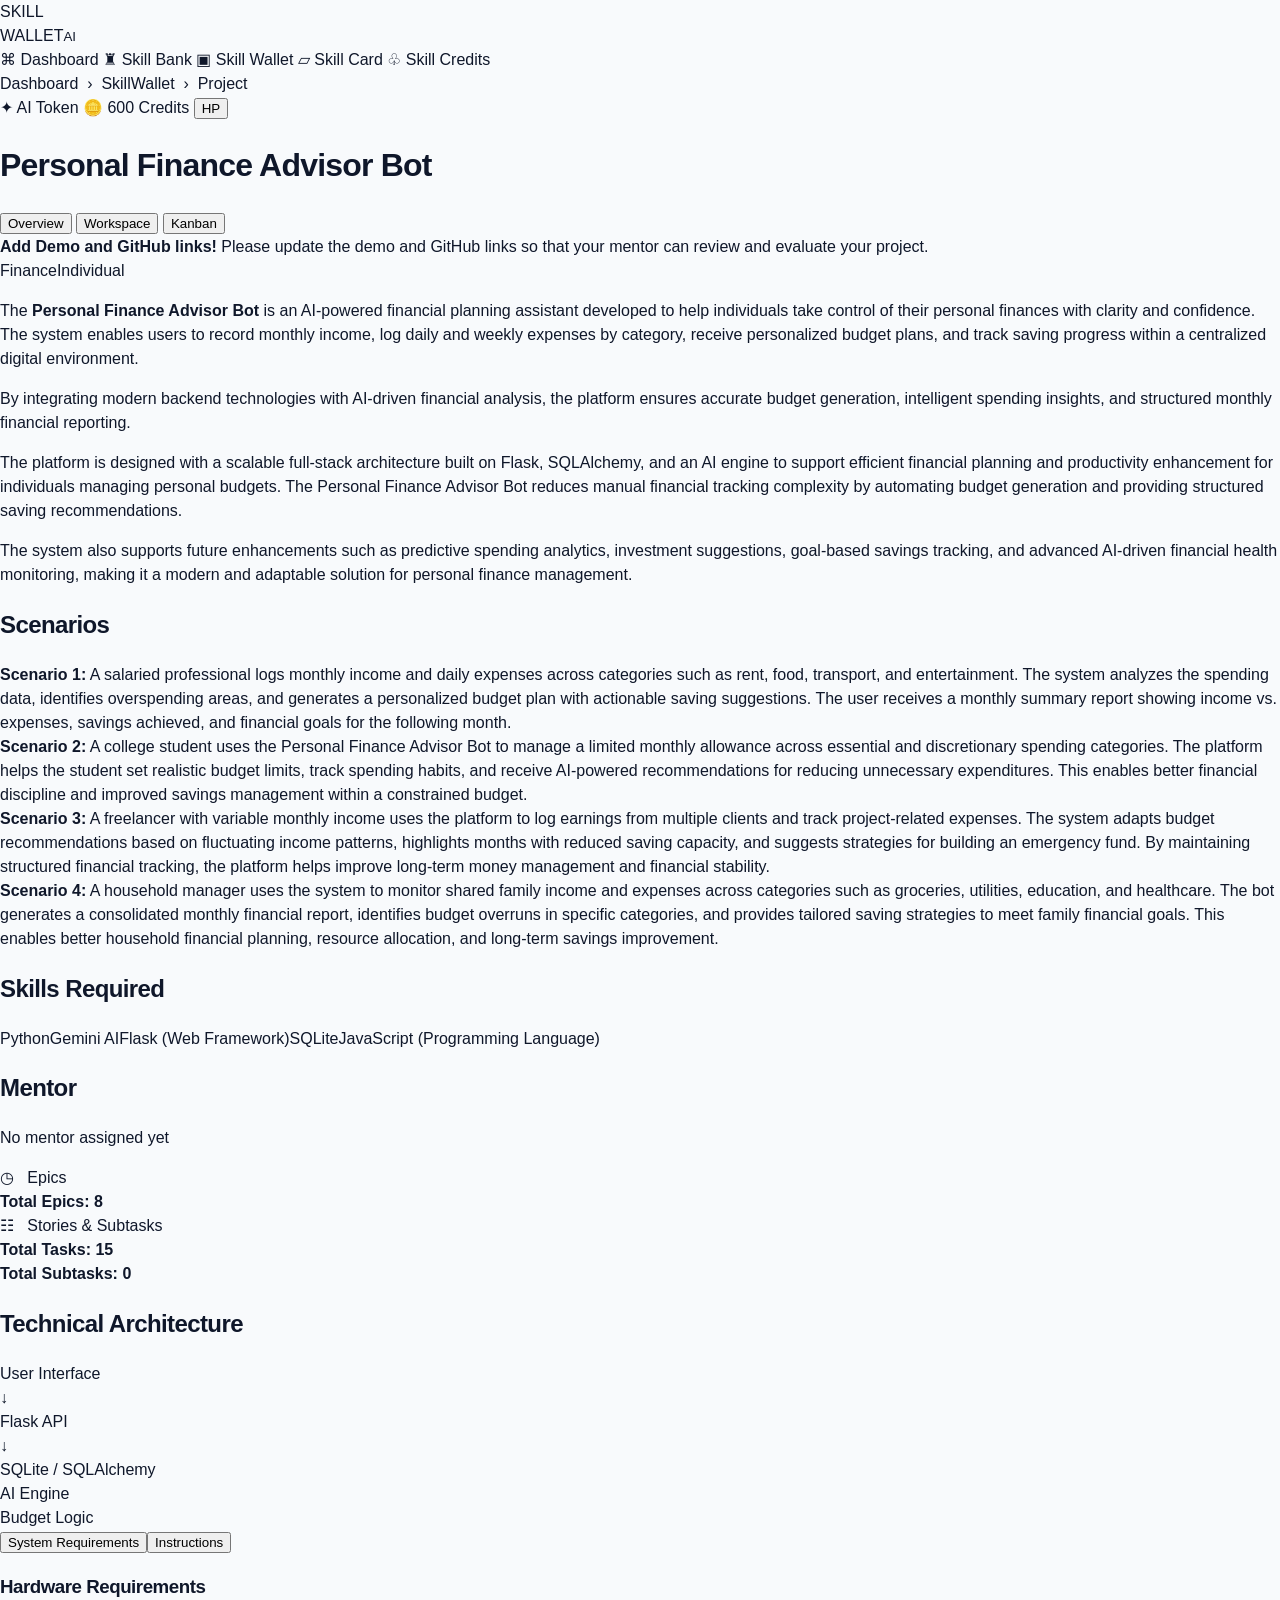
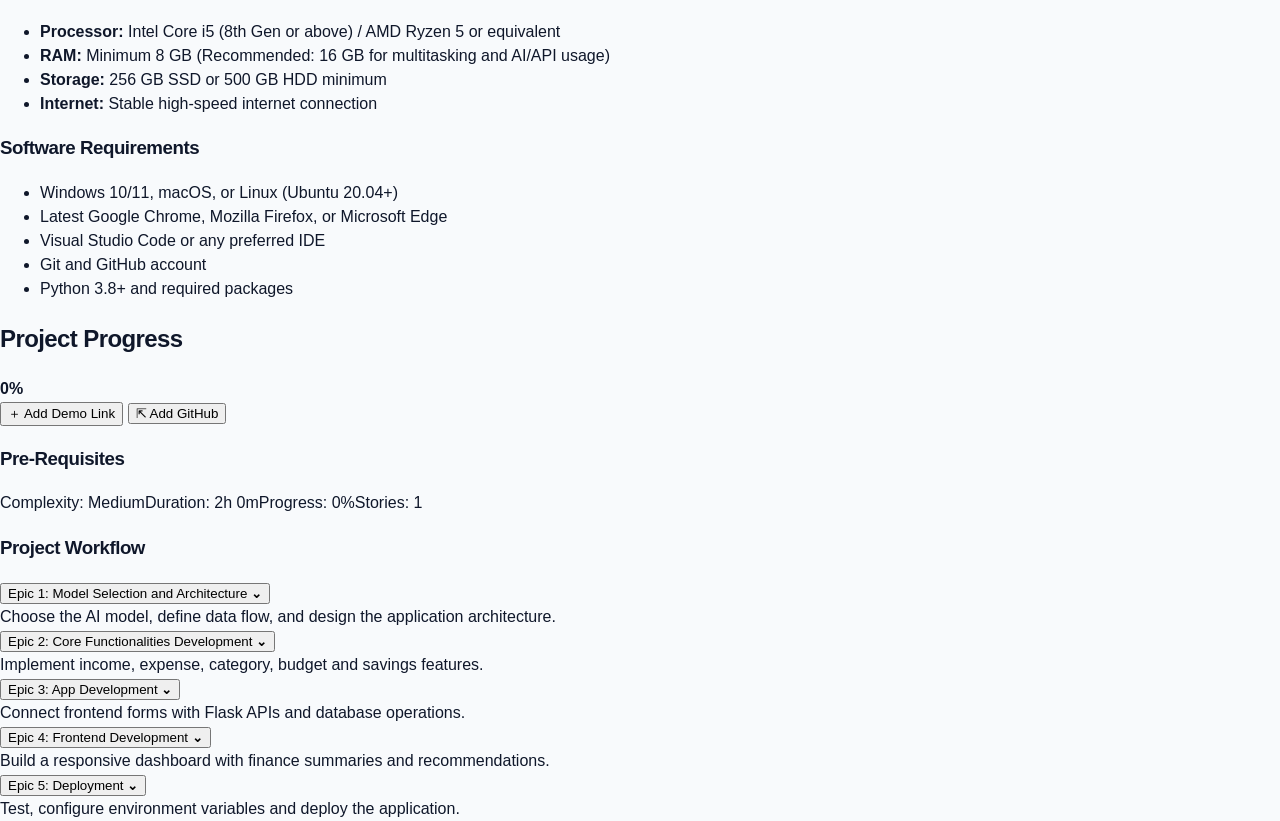
<file: index.html>
<!DOCTYPE html>
<html lang="en">
<head>
  <meta charset="UTF-8">
  <meta name="viewport" content="width=device-width, initial-scale=1.0">
  <title>Personal Finance Advisor Bot | SkillWallet</title>
  <link rel="stylesheet" href="style.css">
</head>
<body>
  <div class="app">
    <aside class="sidebar">
      <div class="logo">SKILL<br><span>WALLET</span><small>AI</small></div>
      <nav>
        <a>⌘ <span>Dashboard</span></a>
        <a>♜ <span>Skill Bank</span></a>
        <a class="active">▣ <span>Skill Wallet</span></a>
        <a>▱ <span>Skill Card</span></a>
        <a>♧ <span>Skill Credits</span></a>
      </nav>
    </aside>

    <main class="main">
      <header class="topbar">
        <div class="crumb">Dashboard &nbsp;›&nbsp; SkillWallet &nbsp;›&nbsp; Project</div>
        <div class="top-actions">
          <span>✦ AI Token</span>
          <span>🪙 600 Credits</span>
          <button class="avatar">HP</button>
        </div>
      </header>

      <div class="title-row">
        <h1>Personal Finance Advisor Bot</h1>
        <div class="tabs">
          <button class="tab selected">Overview</button>
          <button class="tab">Workspace</button>
          <button class="tab">Kanban</button>
        </div>
      </div>

      <section class="notice">
        <b>Add Demo and GitHub links!</b>
        <span>Please update the demo and GitHub links so that your mentor can review and evaluate your project.</span>
      </section>

      <div class="layout">
        <article class="content">
          <div class="tags"><span>Finance</span><span>Individual</span></div>

          <p>The <b>Personal Finance Advisor Bot</b> is an AI-powered financial planning assistant developed to help individuals take control of their personal finances with clarity and confidence. The system enables users to record monthly income, log daily and weekly expenses by category, receive personalized budget plans, and track saving progress within a centralized digital environment.</p>

          <p>By integrating modern backend technologies with AI-driven financial analysis, the platform ensures accurate budget generation, intelligent spending insights, and structured monthly financial reporting.</p>

          <p>The platform is designed with a scalable full-stack architecture built on Flask, SQLAlchemy, and an AI engine to support efficient financial planning and productivity enhancement for individuals managing personal budgets. The Personal Finance Advisor Bot reduces manual financial tracking complexity by automating budget generation and providing structured saving recommendations.</p>

          <p>The system also supports future enhancements such as predictive spending analytics, investment suggestions, goal-based savings tracking, and advanced AI-driven financial health monitoring, making it a modern and adaptable solution for personal finance management.</p>

          <h2>Scenarios</h2>

          <div class="scenario"><b>Scenario 1:</b> A salaried professional logs monthly income and daily expenses across categories such as rent, food, transport, and entertainment. The system analyzes the spending data, identifies overspending areas, and generates a personalized budget plan with actionable saving suggestions. The user receives a monthly summary report showing income vs. expenses, savings achieved, and financial goals for the following month.</div>

          <div class="scenario"><b>Scenario 2:</b> A college student uses the Personal Finance Advisor Bot to manage a limited monthly allowance across essential and discretionary spending categories. The platform helps the student set realistic budget limits, track spending habits, and receive AI-powered recommendations for reducing unnecessary expenditures. This enables better financial discipline and improved savings management within a constrained budget.</div>

          <div class="scenario"><b>Scenario 3:</b> A freelancer with variable monthly income uses the platform to log earnings from multiple clients and track project-related expenses. The system adapts budget recommendations based on fluctuating income patterns, highlights months with reduced saving capacity, and suggests strategies for building an emergency fund. By maintaining structured financial tracking, the platform helps improve long-term money management and financial stability.</div>

          <div class="scenario"><b>Scenario 4:</b> A household manager uses the system to monitor shared family income and expenses across categories such as groceries, utilities, education, and healthcare. The bot generates a consolidated monthly financial report, identifies budget overruns in specific categories, and provides tailored saving strategies to meet family financial goals. This enables better household financial planning, resource allocation, and long-term savings improvement.</div>

          <h2>Skills Required</h2>
          <div class="skills">
            <span>Python</span><span>Gemini AI</span><span>Flask (Web Framework)</span><span>SQLite</span><span>JavaScript (Programming Language)</span>
          </div>

          <h2>Mentor</h2>
          <p class="muted">No mentor assigned yet</p>

          <div class="stats">
            <div class="stat purple"><div>◷ &nbsp; Epics</div><strong>Total Epics: 8</strong></div>
            <div class="stat green"><div>☷ &nbsp; Stories &amp; Subtasks</div><strong>Total Tasks: 15<br>Total Subtasks: 0</strong></div>
          </div>

          <h2>Technical Architecture</h2>
          <div class="architecture">
            <div class="arch-box">User Interface</div>
            <div class="arrow">↓</div>
            <div class="arch-box">Flask API</div>
            <div class="arrow">↓</div>
            <div class="arch-row">
              <div class="arch-box">SQLite / SQLAlchemy</div>
              <div class="arch-box">AI Engine</div>
              <div class="arch-box">Budget Logic</div>
            </div>
          </div>

          <div class="requirements">
            <div class="req-tabs"><button class="req active">System Requirements</button><button class="req">Instructions</button></div>
            <h3>Hardware Requirements</h3>
            <ul>
              <li><b>Processor:</b> Intel Core i5 (8th Gen or above) / AMD Ryzen 5 or equivalent</li>
              <li><b>RAM:</b> Minimum 8 GB (Recommended: 16 GB for multitasking and AI/API usage)</li>
              <li><b>Storage:</b> 256 GB SSD or 500 GB HDD minimum</li>
              <li><b>Internet:</b> Stable high-speed internet connection</li>
            </ul>
            <h3>Software Requirements</h3>
            <ul>
              <li>Windows 10/11, macOS, or Linux (Ubuntu 20.04+)</li>
              <li>Latest Google Chrome, Mozilla Firefox, or Microsoft Edge</li>
              <li>Visual Studio Code or any preferred IDE</li>
              <li>Git and GitHub account</li>
              <li>Python 3.8+ and required packages</li>
            </ul>
          </div>
        </article>

        <aside class="right-panel">
          <div class="progress-head"><h2>Project Progress</h2><b>0%</b></div>
          <div class="progressbar"><span></span></div>
          <div class="link-buttons">
            <button onclick="showLink('Demo')">＋ Add Demo Link</button>
            <button onclick="showLink('GitHub')">⇱ Add GitHub</button>
          </div>

          <h3>Pre-Requisites</h3>
          <div class="badges"><span>Complexity: Medium</span><span>Duration: 2h 0m</span><span>Progress: 0%</span><span>Stories: 1</span></div>

          <h3>Project Workflow</h3>
          <div class="accordion">
            <button>Epic 1: Model Selection and Architecture <b>⌄</b></button>
            <div>Choose the AI model, define data flow, and design the application architecture.</div>
            <button>Epic 2: Core Functionalities Development <b>⌄</b></button>
            <div>Implement income, expense, category, budget and savings features.</div>
            <button>Epic 3: App Development <b>⌄</b></button>
            <div>Connect frontend forms with Flask APIs and database operations.</div>
            <button>Epic 4: Frontend Development <b>⌄</b></button>
            <div>Build a responsive dashboard with finance summaries and recommendations.</div>
            <button>Epic 5: Deployment <b>⌄</b></button>
            <div>Test, configure environment variables and deploy the application.</div>
          </div>
        </aside>
      </div>
    </main>
  </div>
  <script src="script.js"></script>
</body>
</html>
</file>
<file: style.css>
/* Personal Finance Advisor Bot - Premium Modern FinTech Stylesheet */

/* ---------------- 1. Theme Color Variables ---------------- */
:root, [data-theme="light"] {
  --font-heading: 'Plus Jakarta Sans', -apple-system, BlinkMacSystemFont, sans-serif;
  --font-body: 'Inter', -apple-system, BlinkMacSystemFont, sans-serif;

  --bg-page: #f8fafc;
  --bg-card: rgba(255, 255, 255, 0.85);
  --bg-card-hover: rgba(255, 255, 255, 0.95);
  --bg-header: rgba(255, 255, 255, 0.82);
  --bg-input: #ffffff;
  --bg-subtle: #f1f5f9;

  --border-card: rgba(226, 232, 240, 0.85);
  --border-subtle: #e2e8f0;

  --text-main: #0f172a;
  --text-muted: #64748b;
  --text-dim: #94a3b8;

  --primary: #2563eb;
  --primary-hover: #1d4ed8;
  --primary-light: #eff6ff;
  --primary-glow: rgba(37, 99, 235, 0.28);

  --success: #10b981;
  --success-light: #ecfdf5;
  --success-glow: rgba(16, 185, 129, 0.25);

  --danger: #ef4444;
  --danger-light: #fef2f2;
  --danger-glow: rgba(239, 68, 68, 0.25);

  --warning: #f59e0b;
  --warning-light: #fffbeb;

  --purple: #8b5cf6;
  --purple-light: #f5f3ff;

  --shadow-card: 0 10px 25px -5px rgba(15, 23, 42, 0.04), 0 8px 10px -6px rgba(15, 23, 42, 0.02);
  --shadow-hover: 0 16px 32px -6px rgba(37, 99, 235, 0.08), 0 0 0 1px var(--primary);
  --shadow-modal: 0 25px 50px -12px rgba(15, 23, 42, 0.25);

  --radius-xl: 20px;
  --radius-lg: 14px;
  --radius-md: 10px;
  --radius-sm: 6px;
}

[data-theme="dark"] {
  --bg-page: #0b0f19;
  --bg-card: rgba(17, 24, 39, 0.82);
  --bg-card-hover: rgba(26, 36, 56, 0.9);
  --bg-header: rgba(15, 23, 42, 0.85);
  --bg-input: #1e293b;
  --bg-subtle: #1e293b;

  --border-card: rgba(51, 65, 85, 0.65);
  --border-subtle: #334155;

  --text-main: #f8fafc;
  --text-muted: #94a3b8;
  --text-dim: #64748b;

  --primary: #3b82f6;
  --primary-hover: #60a5fa;
  --primary-light: rgba(59, 130, 246, 0.15);
  --primary-glow: rgba(59, 130, 246, 0.4);

  --success: #10b981;
  --success-light: rgba(16, 185, 129, 0.15);
  --success-glow: rgba(16, 185, 129, 0.35);

  --danger: #f87171;
  --danger-light: rgba(239, 68, 68, 0.15);
  --danger-glow: rgba(239, 68, 68, 0.35);

  --warning: #fbbf24;
  --warning-light: rgba(245, 158, 11, 0.15);

  --purple: #a78bfa;
  --purple-light: rgba(139, 92, 246, 0.15);

  --shadow-card: 0 10px 25px -5px rgba(0, 0, 0, 0.35);
  --shadow-hover: 0 16px 36px -6px rgba(59, 130, 246, 0.2), 0 0 0 1px var(--primary);
  --shadow-modal: 0 25px 50px -12px rgba(0, 0, 0, 0.6);
}

/* ---------------- 2. Global Resets & Typography ---------------- */
* {
  box-sizing: border-box;
}

body {
  margin: 0;
  background-color: var(--bg-page);
  color: var(--text-main);
  font-family: var(--font-body);
  line-height: 1.5;
  transition: background-color 0.25s ease, color 0.25s ease;
  min-height: 100vh;
  position: relative;
  overflow-x: hidden;
}

h1, h2, h3, h4, .brand-title {
  font-family: var(--font-heading);
  letter-spacing: -0.025em;
}

/* ---------------- 3. Ambient Glowing Background ---------------- */
.ambient-bg {
  position: fixed;
  inset: 0;
  pointer-events: none;
  z-index: -1;
  overflow: hidden;
}

.glow-orb {
  position: absolute;
  border-radius: 50%;
  filter: blur(85px);
  opacity: 0.55;
  will-change: transform;
}

.orb-1 {
  width: 480px;
  height: 480px;
  top: -80px;
  left: 5%;
  background: radial-gradient(circle, rgba(59, 130, 246, 0.35) 0%, transparent 70%);
}

.orb-2 {
  width: 440px;
  height: 440px;
  top: 15%;
  right: 5%;
  background: radial-gradient(circle, rgba(16, 185, 129, 0.3) 0%, transparent 70%);
}

.orb-3 {
  width: 520px;
  height: 520px;
  bottom: 10%;
  left: 20%;
  background: radial-gradient(circle, rgba(139, 92, 246, 0.25) 0%, transparent 70%);
}

.orb-4 {
  width: 380px;
  height: 380px;
  bottom: -40px;
  right: 15%;
  background: radial-gradient(circle, rgba(6, 182, 212, 0.25) 0%, transparent 70%);
}

[data-theme="dark"] .glow-orb {
  opacity: 0.38;
}

/* ---------------- 4. Header & Navigation ---------------- */
.header {
  height: 72px;
  background: var(--bg-header);
  backdrop-filter: blur(16px);
  -webkit-backdrop-filter: blur(16px);
  border-bottom: 1px solid var(--border-card);
  display: flex;
  align-items: center;
  justify-content: space-between;
  padding: 0 4%;
  position: sticky;
  top: 0;
  z-index: 40;
}

.header-left {
  display: flex;
  align-items: center;
  gap: 20px;
}

.brand {
  display: flex;
  align-items: center;
  gap: 12px;
  text-decoration: none;
  color: var(--text-main);
}

.logo-box {
  width: 40px;
  height: 40px;
  border-radius: 12px;
  background: linear-gradient(135deg, #1d4ed8, #3b82f6);
  color: #fff;
  display: grid;
  place-items: center;
  font-size: 20px;
  font-weight: 800;
  box-shadow: 0 8px 16px var(--primary-glow);
  position: relative;
}

.logo-spark {
  position: absolute;
  top: -4px;
  right: -4px;
  font-size: 11px;
}

.brand-text {
  display: flex;
  align-items: center;
  gap: 6px;
}

.brand-title {
  font-size: 19px;
  font-weight: 800;
  color: var(--text-main);
}

.brand-accent {
  color: var(--primary);
}

.brand-badge {
  font-size: 10px;
  font-weight: 800;
  letter-spacing: 0.5px;
  background: var(--primary-light);
  color: var(--primary);
  padding: 2px 6px;
  border-radius: 6px;
}

.header-clock {
  display: flex;
  align-items: center;
  gap: 6px;
  padding: 5px 12px;
  background: var(--bg-subtle);
  border: 1px solid var(--border-subtle);
  border-radius: 999px;
  font-size: 12px;
  font-weight: 500;
  color: var(--text-muted);
}

.nav-links {
  display: flex;
  align-items: center;
  gap: 8px;
}

.nav-link {
  display: flex;
  align-items: center;
  gap: 6px;
  padding: 8px 14px;
  border-radius: var(--radius-sm);
  text-decoration: none;
  color: var(--text-muted);
  font-size: 13.5px;
  font-weight: 600;
  transition: all 0.2s ease;
}

.nav-link:hover, .nav-link.active {
  color: var(--primary);
  background: var(--primary-light);
}

.btn-quick-add {
  display: inline-flex;
  align-items: center;
  gap: 4px;
  background: var(--bg-subtle);
  border: 1px solid var(--border-subtle);
  color: var(--text-main);
  padding: 8px 14px;
  border-radius: var(--radius-sm);
  font-size: 13.5px;
  font-weight: 700;
  cursor: pointer;
  transition: all 0.2s ease;
}
.btn-quick-add:hover {
  background: var(--primary-light);
  color: var(--primary);
  border-color: var(--primary);
}

.theme-toggle {
  width: 38px;
  height: 38px;
  border-radius: 10px;
  border: 1px solid var(--border-subtle);
  background: var(--bg-subtle);
  display: grid;
  place-items: center;
  cursor: pointer;
  font-size: 16px;
  transition: all 0.2s ease;
}
.theme-toggle:hover {
  border-color: var(--primary);
  transform: rotate(15deg);
}

[data-theme="light"] .theme-icon-dark { display: none; }
[data-theme="dark"] .theme-icon-light { display: none; }

.chat-trigger {
  display: inline-flex;
  align-items: center;
  gap: 8px;
  padding: 8px 16px;
  border-radius: var(--radius-sm);
  background: linear-gradient(135deg, #1d4ed8, #2563eb);
  color: #fff;
  border: none;
  font-size: 13.5px;
  font-weight: 700;
  cursor: pointer;
  box-shadow: 0 4px 14px var(--primary-glow);
  transition: all 0.2s ease;
}
.chat-trigger:hover {
  transform: translateY(-1px);
  box-shadow: 0 6px 18px var(--primary-glow);
}

.pulse-dot {
  width: 8px;
  height: 8px;
  border-radius: 50%;
  background-color: #4ade80;
  box-shadow: 0 0 0 rgba(74, 222, 128, 0.4);
  animation: pulse-ring 1.8s infinite;
}

@keyframes pulse-ring {
  0% { box-shadow: 0 0 0 0 rgba(74, 222, 128, 0.7); }
  70% { box-shadow: 0 0 0 8px rgba(74, 222, 128, 0); }
  100% { box-shadow: 0 0 0 0 rgba(74, 222, 128, 0); }
}

/* ---------------- 5. Page Container ---------------- */
.page {
  max-width: 1220px;
  margin: 28px auto 60px;
  padding: 0 20px;
}

/* ---------------- 6. FinTech Hero Banner ---------------- */
.hero-fintech {
  background: linear-gradient(135deg, #09132b 0%, #0f1f4b 55%, #1e3a8a 100%);
  color: #ffffff;
  border-radius: var(--radius-xl);
  padding: 38px 44px;
  display: grid;
  grid-template-columns: 1.35fr 0.85fr;
  align-items: center;
  gap: 36px;
  margin-bottom: 24px;
  box-shadow: 0 20px 45px rgba(15, 23, 42, 0.25);
  position: relative;
  overflow: hidden;
}

.hero-fintech::before {
  content: "";
  position: absolute;
  top: -50px;
  right: -50px;
  width: 250px;
  height: 250px;
  border-radius: 50%;
  background: radial-gradient(circle, rgba(59, 130, 246, 0.3) 0%, transparent 70%);
  pointer-events: none;
}

.hero-badge {
  display: inline-flex;
  align-items: center;
  gap: 8px;
  background: rgba(255, 255, 255, 0.1);
  border: 1px solid rgba(255, 255, 255, 0.2);
  padding: 5px 12px;
  border-radius: 999px;
  font-size: 11px;
  font-weight: 800;
  letter-spacing: 1.2px;
  color: #93c5fd;
  margin-bottom: 12px;
}

.badge-pulse {
  width: 6px;
  height: 6px;
  border-radius: 50%;
  background-color: #38bdf8;
  animation: pulse-ring 1.5s infinite;
}

.hero-heading {
  font-size: 32px;
  font-weight: 800;
  line-height: 1.2;
  margin: 0 0 12px;
  color: #ffffff;
}

.hero-subtext {
  font-size: 14.5px;
  line-height: 1.6;
  color: #cbd5e1;
  margin: 0 0 22px;
  max-width: 580px;
}

.hero-action-row {
  display: flex;
  flex-wrap: wrap;
  gap: 10px;
}

.btn-hero-primary {
  background: #ffffff;
  color: #1e3a8a;
  font-weight: 700;
  box-shadow: 0 6px 18px rgba(0, 0, 0, 0.15);
}
.btn-hero-primary:hover {
  background: #f1f5f9;
  transform: translateY(-1px);
}

.btn-hero-glass {
  background: rgba(255, 255, 255, 0.12);
  color: #ffffff;
  border: 1px solid rgba(255, 255, 255, 0.25);
  backdrop-filter: blur(8px);
}
.btn-hero-glass:hover {
  background: rgba(255, 255, 255, 0.22);
  transform: translateY(-1px);
}

.btn-hero-ghost {
  background: transparent;
  color: #cbd5e1;
  border: 1px solid rgba(255, 255, 255, 0.15);
}
.btn-hero-ghost:hover {
  background: rgba(255, 255, 255, 0.1);
  color: #fff;
}

.btn-hero-seed {
  background: #10b981;
  color: #ffffff;
  font-weight: 700;
}
.btn-hero-seed:hover {
  background: #059669;
}

/* Financial Health Widget */
.health-card {
  background: rgba(15, 23, 42, 0.55);
  backdrop-filter: blur(16px);
  -webkit-backdrop-filter: blur(16px);
  border: 1px solid rgba(255, 255, 255, 0.15);
  border-radius: var(--radius-lg);
  padding: 22px;
}

.health-card-head {
  display: flex;
  justify-content: space-between;
  align-items: center;
  margin-bottom: 12px;
}

.health-title {
  font-size: 13px;
  font-weight: 700;
  text-transform: uppercase;
  letter-spacing: 0.5px;
  color: #94a3b8;
}

.health-badge-status {
  font-size: 11.5px;
  font-weight: 700;
  padding: 3px 10px;
  border-radius: 999px;
}
.status-excellent { background: rgba(16, 185, 129, 0.25); color: #34d399; }
.status-good { background: rgba(59, 130, 246, 0.25); color: #60a5fa; }
.status-alert { background: rgba(239, 68, 68, 0.25); color: #f87171; }

.health-score-number {
  display: flex;
  align-items: baseline;
  gap: 4px;
}

.big-score {
  font-size: 42px;
  font-weight: 800;
  font-family: var(--font-heading);
  color: #38bdf8;
  line-height: 1;
}

.score-denom {
  font-size: 18px;
  color: #94a3b8;
  font-weight: 600;
}

.health-desc {
  font-size: 13px;
  color: #cbd5e1;
  margin: 6px 0 14px;
  line-height: 1.4;
}

.health-mini-metrics {
  display: flex;
  justify-content: space-between;
  align-items: center;
  border-top: 1px solid rgba(255, 255, 255, 0.1);
  padding-top: 12px;
}

.mini-metric {
  text-align: center;
}

.mini-label {
  display: block;
  font-size: 10.5px;
  color: #94a3b8;
  text-transform: uppercase;
}

.mini-val {
  display: block;
  font-size: 12.5px;
  font-weight: 700;
  color: #f1f5f9;
}

.mini-divider {
  width: 1px;
  height: 20px;
  background: rgba(255, 255, 255, 0.12);
}

/* ---------------- 7. Statistics Cards Grid ---------------- */
.stats-grid {
  display: grid;
  grid-template-columns: repeat(4, 1fr);
  gap: 18px;
  margin-bottom: 24px;
}

.stat-card {
  background: var(--bg-card);
  backdrop-filter: blur(16px);
  -webkit-backdrop-filter: blur(16px);
  border: 1px solid var(--border-card);
  border-radius: var(--radius-lg);
  padding: 20px;
  box-shadow: var(--shadow-card);
  display: flex;
  gap: 16px;
  align-items: flex-start;
  transition: transform 0.2s ease, box-shadow 0.2s ease;
}

.stat-card:hover {
  transform: translateY(-2px);
  box-shadow: var(--shadow-hover);
}

.stat-icon-wrap {
  width: 44px;
  height: 44px;
  border-radius: 12px;
  display: grid;
  place-items: center;
  font-size: 20px;
  flex-shrink: 0;
}

.bg-green-soft { background: var(--success-light); }
.bg-red-soft { background: var(--danger-light); }
.bg-blue-soft { background: var(--primary-light); }
.bg-purple-soft { background: var(--purple-light); }

.stat-details {
  flex: 1;
}

.stat-label {
  display: block;
  font-size: 12.5px;
  font-weight: 600;
  color: var(--text-muted);
  margin-bottom: 4px;
}

.stat-num-row {
  display: flex;
  align-items: baseline;
  justify-content: space-between;
  gap: 8px;
  margin-bottom: 4px;
}

.stat-amount {
  font-size: 24px;
  font-weight: 800;
  font-family: var(--font-heading);
  letter-spacing: -0.5px;
}

.stat-trend {
  font-size: 11px;
  font-weight: 700;
  padding: 2px 7px;
  border-radius: 999px;
}
.trend-up, .trend-surplus { background: var(--success-light); color: var(--success); }
.trend-down, .trend-deficit { background: var(--danger-light); color: var(--danger); }

.stat-target-badge {
  font-size: 10px;
  font-weight: 700;
  color: var(--text-muted);
  background: var(--bg-subtle);
  padding: 2px 6px;
  border-radius: 6px;
}

.stat-helper {
  display: block;
  font-size: 11.5px;
  color: var(--text-dim);
}

/* ---------------- 8. Glass Cards & Two-Col Grid ---------------- */
.two-col-grid {
  display: grid;
  grid-template-columns: 1fr 1fr;
  gap: 22px;
  margin-bottom: 24px;
}

.glass-card {
  background: var(--bg-card);
  backdrop-filter: blur(16px);
  -webkit-backdrop-filter: blur(16px);
  border: 1px solid var(--border-card);
  border-radius: var(--radius-lg);
  padding: 24px;
  box-shadow: var(--shadow-card);
}

.card-header {
  display: flex;
  justify-content: space-between;
  align-items: flex-start;
  margin-bottom: 18px;
}

.card-header-left {
  display: flex;
  align-items: center;
  gap: 12px;
}

.card-badge-icon {
  width: 36px;
  height: 36px;
  border-radius: 10px;
  background: var(--bg-subtle);
  display: grid;
  place-items: center;
  font-size: 18px;
  flex-shrink: 0;
}

.glass-card h2 {
  font-size: 17.5px;
  font-weight: 700;
  margin: 0;
  color: var(--text-main);
}

.card-description {
  display: block;
  font-size: 12px;
  color: var(--text-muted);
  margin-top: 2px;
}

.btn-refresh {
  display: inline-flex;
  align-items: center;
  gap: 6px;
  padding: 5px 10px;
  background: var(--bg-subtle);
  border: 1px solid var(--border-subtle);
  border-radius: var(--radius-sm);
  font-size: 12px;
  font-weight: 600;
  color: var(--text-muted);
  cursor: pointer;
}
.btn-refresh:hover {
  color: var(--primary);
  border-color: var(--primary);
}

.pill-chip {
  font-size: 11px;
  font-weight: 700;
  padding: 3px 9px;
  border-radius: 999px;
  background: var(--bg-subtle);
  color: var(--text-muted);
  text-transform: uppercase;
  letter-spacing: 0.5px;
}
.pill-chip.blue { background: var(--primary-light); color: var(--primary); }
.pill-chip.green { background: var(--success-light); color: var(--success); }

/* Insights Stack */
.insights-stack {
  display: flex;
  flex-direction: column;
  gap: 10px;
  margin-bottom: 16px;
}

.insight-row {
  display: flex;
  align-items: flex-start;
  gap: 12px;
  padding: 12px 14px;
  background: var(--bg-subtle);
  border-left: 4px solid var(--primary);
  border-radius: var(--radius-sm);
  font-size: 13.5px;
  line-height: 1.5;
}

.insight-icon-dot {
  font-size: 16px;
  flex-shrink: 0;
}

.insight-content {
  flex: 1;
}

.card-action-bar {
  padding-top: 6px;
}

.btn-consult-bot {
  width: 100%;
  display: flex;
  justify-content: space-between;
  align-items: center;
  background: var(--primary-light);
  color: var(--primary);
  border: 1px solid var(--primary-glow);
  padding: 10px 16px;
  border-radius: var(--radius-sm);
  font-size: 13.5px;
  font-weight: 700;
  cursor: pointer;
  transition: all 0.2s ease;
}
.btn-consult-bot:hover {
  background: var(--primary);
  color: #fff;
}

/* ---------------- 9. Forms & Inputs ---------------- */
.modern-form {
  display: grid;
  gap: 14px;
}

.form-row-compact {
  display: grid;
  grid-template-columns: 1fr 1fr;
  gap: 12px;
}

.form-group {
  display: flex;
  flex-direction: column;
}

.form-field-label {
  font-size: 12px;
  font-weight: 600;
  color: var(--text-main);
  margin-bottom: 5px;
}

.form-input-field, input, select {
  width: 100%;
  border: 1px solid var(--border-subtle);
  border-radius: var(--radius-sm);
  padding: 10px 12px;
  background: var(--bg-input);
  color: var(--text-main);
  font-family: inherit;
  font-size: 13.5px;
  outline: none;
  transition: border-color 0.15s ease, box-shadow 0.15s ease;
}

.form-input-field:focus, input:focus, select:focus {
  border-color: var(--primary);
  box-shadow: 0 0 0 3px var(--primary-glow);
}

.currency-input-wrap {
  position: relative;
  display: flex;
  align-items: center;
}

.currency-prefix {
  position: absolute;
  left: 12px;
  font-weight: 700;
  color: var(--text-muted);
}

.currency-input-wrap input {
  padding-left: 28px;
}

.btn {
  border: 0;
  border-radius: var(--radius-sm);
  padding: 10px 18px;
  font-size: 13.5px;
  font-weight: 600;
  cursor: pointer;
  text-decoration: none;
  display: inline-flex;
  align-items: center;
  justify-content: center;
  gap: 6px;
  transition: all 0.2s ease;
}

.btn-primary-glow {
  background: var(--primary);
  color: #fff;
  font-weight: 700;
  box-shadow: 0 4px 12px var(--primary-glow);
}
.btn-primary-glow:hover {
  background: var(--primary-hover);
  transform: translateY(-1px);
}

.btn-block {
  width: 100%;
}

/* ---------------- 10. Budgets & Goals Styles ---------------- */
.budget-input-strip {
  display: grid;
  grid-template-columns: 2fr 2fr 1.2fr;
  gap: 10px;
  margin-bottom: 18px;
  padding-bottom: 14px;
  border-bottom: 1px solid var(--border-subtle);
}

.btn-secondary-compact {
  background: var(--bg-subtle);
  color: var(--text-main);
  border: 1px solid var(--border-subtle);
  padding: 8px 12px;
  border-radius: var(--radius-sm);
  font-size: 12.5px;
  font-weight: 700;
  cursor: pointer;
  transition: all 0.15s ease;
}
.btn-secondary-compact:hover {
  background: var(--primary-light);
  color: var(--primary);
  border-color: var(--primary);
}

.btn-primary-compact {
  background: var(--primary);
  color: #fff;
  border: none;
  padding: 8px 14px;
  border-radius: var(--radius-sm);
  font-size: 12.5px;
  font-weight: 700;
  cursor: pointer;
  text-decoration: none;
  display: inline-flex;
  align-items: center;
}

.budgets-scroll-list, .goals-scroll-list {
  display: flex;
  flex-direction: column;
  gap: 14px;
}

.budget-card-row, .goal-card-row {
  padding: 14px;
  border-radius: var(--radius-md);
  background: var(--bg-subtle);
  border: 1px solid var(--border-subtle);
  transition: border-color 0.2s ease;
}
.budget-card-row:hover, .goal-card-row:hover {
  border-color: var(--primary);
}

.budget-top-row, .goal-top-row {
  display: flex;
  justify-content: space-between;
  align-items: center;
  font-size: 13.5px;
}

.budget-title-group, .goal-title-group {
  display: flex;
  align-items: center;
  gap: 8px;
}

.budget-cat-name, .goal-name-text {
  font-weight: 700;
  font-size: 14px;
}

.badge-threshold {
  font-size: 11px;
  font-weight: 700;
  padding: 2px 7px;
  border-radius: 999px;
}
.badge-threshold.safe { background: var(--success-light); color: var(--success); }
.badge-threshold.warning { background: var(--warning-light); color: var(--warning); }
.badge-threshold.danger { background: var(--danger-light); color: var(--danger); }

.spent-val, .goal-saved-val {
  font-size: 14px;
  font-weight: 800;
}

.limit-val, .goal-target-val {
  font-size: 12px;
  color: var(--text-muted);
}

.meter-bar-container {
  height: 8px;
  background: rgba(148, 163, 184, 0.2);
  border-radius: 999px;
  overflow: hidden;
  margin: 9px 0 6px;
}

.meter-fill {
  height: 100%;
  border-radius: 999px;
  transition: width 0.4s cubic-bezier(0.4, 0, 0.2, 1);
}
.meter-fill.safe, .meter-fill.meter-primary { background: var(--primary); }
.meter-fill.warning { background: var(--warning); }
.meter-fill.danger { background: var(--danger); }
.meter-fill.meter-success { background: var(--success); }

.budget-bottom-row, .goal-bottom-row {
  display: flex;
  justify-content: space-between;
  align-items: center;
  margin-top: 4px;
}

.metric-caption {
  font-size: 12px;
  color: var(--text-muted);
}

.btn-inline-delete {
  background: none;
  border: none;
  color: var(--danger);
  font-size: 11.5px;
  font-weight: 600;
  cursor: pointer;
  padding: 2px 6px;
  border-radius: 4px;
}
.btn-inline-delete:hover {
  background: var(--danger-light);
}

.deadline-pill {
  font-size: 11px;
  color: var(--text-muted);
}

.goal-actions-group {
  display: flex;
  align-items: center;
  gap: 6px;
}

.inline-deposit-form {
  display: flex;
  gap: 4px;
}

.deposit-input {
  width: 75px;
  padding: 4px 8px;
  font-size: 12px;
}

.btn-tiny-green {
  background: var(--success-light);
  color: var(--success);
  border: 1px solid var(--success);
  border-radius: 4px;
  padding: 3px 8px;
  font-size: 11px;
  font-weight: 700;
  cursor: pointer;
}

/* ---------------- 11. Transactions Table & Filters ---------------- */
.table-section {
  margin-bottom: 24px;
}

.table-header {
  margin-bottom: 14px;
}

.table-header-actions {
  display: flex;
  gap: 8px;
}

.filter-glass-bar {
  background: var(--bg-subtle);
  border: 1px solid var(--border-subtle);
  border-radius: var(--radius-md);
  padding: 10px 14px;
  margin-bottom: 16px;
}

.filter-form-row {
  display: flex;
  justify-content: space-between;
  align-items: center;
  gap: 12px;
  flex-wrap: wrap;
}

.filter-chips-group {
  display: flex;
  gap: 6px;
}

.filter-pill {
  padding: 6px 14px;
  border-radius: 999px;
  font-size: 12px;
  font-weight: 600;
  text-decoration: none;
  color: var(--text-muted);
  background: var(--bg-card);
  border: 1px solid var(--border-subtle);
  transition: all 0.15s ease;
}
.filter-pill:hover, .filter-pill.active {
  background: var(--primary);
  color: #fff;
  border-color: var(--primary);
}

.filter-inputs-group {
  display: flex;
  align-items: center;
  gap: 8px;
  flex: 1;
  max-width: 650px;
  justify-content: flex-end;
}

.filter-dropdown {
  width: auto;
  min-width: 150px;
  padding: 6px 12px;
  font-size: 12.5px;
}

.search-input-wrap {
  position: relative;
  display: flex;
  align-items: center;
  flex: 1;
}

.search-icon {
  position: absolute;
  left: 10px;
  font-size: 12px;
  color: var(--text-muted);
}

.filter-search-box {
  padding: 6px 12px 6px 28px;
  font-size: 12.5px;
}

.btn-filter-go {
  padding: 6px 14px;
  font-size: 12px;
  background: var(--primary);
  color: #fff;
  border: none;
  border-radius: var(--radius-sm);
  font-weight: 700;
  cursor: pointer;
}

.btn-clear-filter {
  font-size: 12px;
  color: var(--text-muted);
  text-decoration: none;
  padding: 6px;
}

.modern-table-container {
  overflow-x: auto;
  border: 1px solid var(--border-subtle);
  border-radius: var(--radius-md);
  background: var(--bg-card);
}

.fintech-table {
  width: 100%;
  border-collapse: collapse;
  font-size: 13.5px;
}

.fintech-table th, .fintech-table td {
  padding: 14px 16px;
  border-bottom: 1px solid var(--border-subtle);
}

.fintech-table th {
  background: var(--bg-subtle);
  color: var(--text-muted);
  font-weight: 700;
  font-size: 11.5px;
  text-transform: uppercase;
  letter-spacing: 0.5px;
}

.fintech-table tbody tr:hover {
  background: var(--bg-subtle);
}

.fintech-table tbody tr:last-child td {
  border-bottom: none;
}

.date-badge {
  font-size: 12px;
  color: var(--text-muted);
  font-weight: 500;
}

.tx-pill {
  font-size: 11px;
  font-weight: 700;
  padding: 3px 9px;
  border-radius: 999px;
  display: inline-block;
}
.tx-pill.income { background: var(--success-light); color: var(--success); }
.tx-pill.expense { background: var(--danger-light); color: var(--danger); }

.category-tag {
  display: inline-flex;
  align-items: center;
  gap: 6px;
  background: var(--bg-subtle);
  border: 1px solid var(--border-subtle);
  padding: 3px 8px;
  border-radius: 6px;
  font-size: 12px;
  font-weight: 600;
}

.cell-amount {
  font-weight: 800;
  font-family: var(--font-heading);
}

.btn-delete-icon {
  background: none;
  border: none;
  cursor: pointer;
  opacity: 0.65;
  transition: opacity 0.15s ease, transform 0.15s ease;
  font-size: 14px;
}
.btn-delete-icon:hover {
  opacity: 1;
  transform: scale(1.15);
}

/* ---------------- 12. Quick Add Modal ---------------- */
.modal-overlay {
  position: fixed;
  inset: 0;
  background: rgba(15, 23, 42, 0.6);
  backdrop-filter: blur(8px);
  -webkit-backdrop-filter: blur(8px);
  z-index: 100;
  display: grid;
  place-items: center;
  padding: 20px;
  opacity: 0;
  pointer-events: none;
  transition: opacity 0.25s ease;
}

.modal-overlay.active {
  opacity: 1;
  pointer-events: auto;
}

.modal-card {
  width: 520px;
  max-width: 100%;
  background: var(--bg-card);
  backdrop-filter: blur(20px);
  -webkit-backdrop-filter: blur(20px);
  border: 1px solid var(--border-card);
  border-radius: var(--radius-xl);
  padding: 28px;
  box-shadow: var(--shadow-modal);
  transform: translateY(20px) scale(0.96);
  transition: transform 0.25s cubic-bezier(0.16, 1, 0.3, 1);
}

.modal-overlay.active .modal-card {
  transform: translateY(0) scale(1);
}

.modal-head {
  display: flex;
  justify-content: space-between;
  align-items: flex-start;
  margin-bottom: 20px;
}

.modal-title-group {
  display: flex;
  align-items: center;
  gap: 12px;
}

.modal-icon {
  width: 42px;
  height: 42px;
  border-radius: 12px;
  background: var(--primary-light);
  display: grid;
  place-items: center;
  font-size: 20px;
}

.modal-head h3 {
  margin: 0;
  font-size: 19px;
  font-weight: 800;
}

.modal-subtitle {
  margin: 2px 0 0;
  font-size: 12.5px;
  color: var(--text-muted);
}

.modal-close {
  background: none;
  border: none;
  font-size: 20px;
  color: var(--text-muted);
  cursor: pointer;
  padding: 4px;
}

.kind-segmented-control {
  display: grid;
  grid-template-columns: 1fr 1fr;
  gap: 8px;
  background: var(--bg-subtle);
  padding: 4px;
  border-radius: var(--radius-md);
  margin-bottom: 14px;
}

.segment-label {
  cursor: pointer;
}

.segment-label input {
  display: none;
}

.segment-btn {
  display: block;
  text-align: center;
  padding: 10px;
  border-radius: var(--radius-sm);
  font-size: 13.5px;
  font-weight: 700;
  color: var(--text-muted);
  transition: all 0.15s ease;
}

.segment-label input:checked + .expense-btn {
  background: var(--danger);
  color: #fff;
  box-shadow: 0 4px 12px var(--danger-glow);
}

.segment-label input:checked + .income-btn {
  background: var(--success);
  color: #fff;
  box-shadow: 0 4px 12px var(--success-glow);
}

.quick-amount-chips {
  display: flex;
  gap: 6px;
  margin-bottom: 14px;
  overflow-x: auto;
}

.amt-chip {
  background: var(--bg-subtle);
  border: 1px solid var(--border-subtle);
  color: var(--text-main);
  padding: 6px 12px;
  border-radius: 999px;
  font-size: 12px;
  font-weight: 600;
  cursor: pointer;
  white-space: nowrap;
}
.amt-chip:hover {
  background: var(--primary-light);
  color: var(--primary);
  border-color: var(--primary);
}

.input-with-symbol {
  position: relative;
  display: flex;
  align-items: center;
}

.currency-glyph {
  position: absolute;
  left: 12px;
  font-weight: 700;
  color: var(--text-muted);
}

.input-with-symbol input {
  padding-left: 28px;
}

.modal-footer {
  display: flex;
  justify-content: flex-end;
  gap: 10px;
  margin-top: 18px;
}

/* ---------------- 13. AI Chatbot Drawer ---------------- */
.chat-overlay {
  position: fixed;
  inset: 0;
  background: rgba(15, 23, 42, 0.45);
  backdrop-filter: blur(4px);
  z-index: 110;
  opacity: 0;
  pointer-events: none;
  transition: opacity 0.25s ease;
}

.chat-overlay.open {
  opacity: 1;
  pointer-events: auto;
}

.chat-drawer {
  position: fixed;
  top: 0;
  right: 0;
  width: 440px;
  max-width: 100vw;
  height: 100vh;
  background: var(--bg-card);
  backdrop-filter: blur(25px);
  -webkit-backdrop-filter: blur(25px);
  border-left: 1px solid var(--border-card);
  z-index: 120;
  box-shadow: -10px 0 35px rgba(0, 0, 0, 0.2);
  display: flex;
  flex-direction: column;
  transform: translateX(100%);
  transition: transform 0.3s cubic-bezier(0.16, 1, 0.3, 1);
}

.chat-drawer.open {
  transform: translateX(0);
}

.chat-drawer-header {
  padding: 16px 20px;
  border-bottom: 1px solid var(--border-subtle);
  display: flex;
  justify-content: space-between;
  align-items: center;
  background: var(--bg-subtle);
}

.chat-bot-info {
  display: flex;
  align-items: center;
  gap: 12px;
}

.bot-avatar-glow {
  width: 40px;
  height: 40px;
  border-radius: 12px;
  background: var(--primary-light);
  display: grid;
  place-items: center;
  font-size: 20px;
  box-shadow: 0 0 16px var(--primary-glow);
}

.drawer-header-actions {
  display: flex;
  align-items: center;
  gap: 8px;
}

.drawer-action-btn, .drawer-close {
  background: none;
  border: none;
  color: var(--text-muted);
  cursor: pointer;
  font-size: 16px;
  padding: 6px;
  border-radius: 6px;
}
.drawer-action-btn:hover, .drawer-close:hover {
  background: var(--border-subtle);
}

.chat-messages {
  flex: 1;
  overflow-y: auto;
  padding: 20px;
  display: flex;
  flex-direction: column;
  gap: 14px;
}

.chat-msg {
  display: flex;
  gap: 10px;
  align-items: flex-start;
}

.chat-msg.user {
  justify-content: flex-end;
}

.msg-avatar {
  width: 32px;
  height: 32px;
  border-radius: 8px;
  background: var(--primary-light);
  display: grid;
  place-items: center;
  font-size: 16px;
  flex-shrink: 0;
}

.msg-bubble {
  max-width: 82%;
  padding: 12px 16px;
  border-radius: 16px;
  font-size: 13.5px;
  line-height: 1.5;
}

.chat-msg.user .msg-bubble {
  background: var(--primary);
  color: #fff;
  border-bottom-right-radius: 4px;
}

.chat-msg.bot .msg-bubble {
  background: var(--bg-subtle);
  color: var(--text-main);
  border-bottom-left-radius: 4px;
  border: 1px solid var(--border-subtle);
}

.chat-suggestions {
  padding: 8px 16px;
  display: flex;
  gap: 8px;
  overflow-x: auto;
  border-top: 1px solid var(--border-subtle);
  background: var(--bg-subtle);
}

.chip {
  white-space: nowrap;
  background: var(--bg-card);
  border: 1px solid var(--border-subtle);
  color: var(--text-muted);
  padding: 6px 12px;
  border-radius: 999px;
  font-size: 12px;
  font-weight: 500;
  cursor: pointer;
  transition: all 0.15s ease;
}
.chip:hover {
  background: var(--primary-light);
  color: var(--primary);
  border-color: var(--primary);
}

.chat-input-area {
  padding: 14px 16px;
  border-top: 1px solid var(--border-subtle);
  display: flex;
  gap: 10px;
  background: var(--bg-card);
}

.chat-send-btn {
  background: var(--primary);
  color: #fff;
  border: none;
  border-radius: var(--radius-sm);
  padding: 0 16px;
  font-weight: 700;
  font-size: 13.5px;
  cursor: pointer;
  display: inline-flex;
  align-items: center;
  gap: 6px;
}
.chat-send-btn:hover {
  background: var(--primary-hover);
}

/* Floating Launcher */
.floating-chat-btn {
  position: fixed;
  bottom: 28px;
  right: 28px;
  z-index: 50;
  background: linear-gradient(135deg, #1d4ed8, #2563eb);
  color: #fff;
  border: none;
  border-radius: 999px;
  padding: 12px 22px;
  cursor: pointer;
  box-shadow: 0 12px 28px var(--primary-glow);
  transition: transform 0.2s ease, box-shadow 0.2s ease;
}
.floating-chat-btn:hover {
  transform: translateY(-2px);
  box-shadow: 0 16px 32px var(--primary-glow);
}

.chat-btn-inner {
  display: flex;
  align-items: center;
  gap: 10px;
  font-size: 14.5px;
  font-weight: 700;
}

.online-indicator {
  width: 8px;
  height: 8px;
  border-radius: 50%;
  background-color: #4ade80;
  animation: pulse-ring 1.5s infinite;
}

/* ---------------- 14. Reports & Visual Analytics ---------------- */
.page-title-banner {
  display: flex;
  justify-content: space-between;
  align-items: flex-end;
  margin-bottom: 24px;
}

.page-eyebrow {
  display: inline-flex;
  align-items: center;
  gap: 8px;
  font-size: 11px;
  font-weight: 800;
  letter-spacing: 1.2px;
  color: var(--primary);
  margin-bottom: 6px;
}

.page-heading {
  font-size: 28px;
  font-weight: 800;
  margin: 0 0 6px;
}

.page-description {
  color: var(--text-muted);
  margin: 0;
  font-size: 14px;
}

.chart-card {
  min-height: 380px;
}

.chart-box {
  height: 280px;
  position: relative;
}

.chart-box-wide {
  height: 320px;
  position: relative;
}

.health-guide-stack {
  display: flex;
  flex-direction: column;
  gap: 12px;
}

.guide-box {
  padding: 14px;
  background: var(--bg-subtle);
  border-radius: var(--radius-md);
  border: 1px solid var(--border-subtle);
}

.guide-box-header {
  display: flex;
  justify-content: space-between;
  align-items: center;
  font-size: 13.5px;
  margin-bottom: 4px;
}

.guide-box-title {
  display: flex;
  align-items: center;
  gap: 8px;
}

.guide-dot {
  width: 8px;
  height: 8px;
  border-radius: 50%;
}
.dot-needs { background: var(--primary); }
.dot-wants { background: var(--warning); }
.dot-savings { background: var(--success); }

.guide-target-amount {
  font-weight: 800;
  font-family: var(--font-heading);
}

.guide-box-desc {
  margin: 0;
  font-size: 12px;
  color: var(--text-muted);
}

/* ---------------- 15. Architecture Diagram ---------------- */
.architecture-flow-diagram {
  border: 1px solid var(--border-subtle);
  background: var(--bg-subtle);
  border-radius: var(--radius-lg);
  padding: 24px;
  text-align: center;
}

.arch-node-box {
  display: inline-block;
  background: var(--bg-card);
  border: 1px solid var(--border-card);
  padding: 12px 20px;
  border-radius: var(--radius-md);
  box-shadow: var(--shadow-card);
}
.arch-node-box.primary-node {
  border-color: var(--primary);
  background: var(--primary-light);
}

.arch-node-title {
  font-weight: 700;
  font-size: 14px;
}

.arch-node-sub {
  font-size: 11.5px;
  color: var(--text-muted);
}

.arch-connector {
  font-size: 14px;
  font-weight: 700;
  color: var(--primary);
  margin: 10px 0;
}

.arch-tri-grid {
  display: grid;
  grid-template-columns: repeat(3, 1fr);
  gap: 16px;
}

.arch-leaf-box {
  background: var(--bg-card);
  border: 1px solid var(--border-card);
  border-radius: var(--radius-md);
  padding: 16px;
  text-align: center;
}
.arch-leaf-box.highlight-leaf {
  border-color: var(--primary);
  background: var(--primary-light);
}

.leaf-icon {
  font-size: 24px;
  display: block;
  margin-bottom: 6px;
}

.arch-leaf-box strong {
  display: block;
  font-size: 13.5px;
  margin-bottom: 4px;
}

.arch-leaf-box p {
  margin: 0;
  font-size: 11.5px;
  color: var(--text-muted);
}

/* ---------------- 16. Footer & Toasts ---------------- */
.site-footer {
  border-top: 1px solid var(--border-card);
  background: var(--bg-card);
  padding: 36px 20px;
  margin-top: 50px;
  text-align: center;
}

.footer-brand {
  display: inline-flex;
  align-items: center;
  gap: 10px;
  font-weight: 800;
  font-size: 15px;
  margin-bottom: 6px;
}

.logo-box.small {
  width: 28px;
  height: 28px;
  font-size: 14px;
  border-radius: 8px;
}

.footer-tagline {
  font-size: 13px;
  color: var(--text-muted);
  margin: 0 0 10px;
}

.footer-meta {
  font-size: 11.5px;
  color: var(--text-dim);
}

.toast-wrap {
  position: fixed;
  right: 24px;
  top: 86px;
  z-index: 200;
  display: flex;
  flex-direction: column;
  gap: 10px;
}

.toast {
  background: var(--bg-card);
  backdrop-filter: blur(16px);
  -webkit-backdrop-filter: blur(16px);
  border: 1px solid var(--border-card);
  border-radius: var(--radius-md);
  padding: 12px 18px;
  display: flex;
  align-items: center;
  gap: 12px;
  box-shadow: var(--shadow-modal);
  min-width: 280px;
  font-size: 13.5px;
  transition: all 0.3s ease;
}
.toast.success { border-left: 4px solid var(--success); }
.toast.error { border-left: 4px solid var(--danger); }

.toast-close {
  background: none;
  border: none;
  font-size: 18px;
  color: var(--text-muted);
  cursor: pointer;
  margin-left: auto;
}

/* ---------------- 17. Utilities & Helpers ---------------- */
.text-green { color: var(--success) !important; }
.text-red { color: var(--danger) !important; }
.text-amber { color: var(--warning) !important; }
.text-muted { color: var(--text-muted) !important; }
.text-right { text-align: right; }
.text-center { text-align: center; }

.empty-state-box {
  text-align: center;
  padding: 30px 16px;
}
.empty-icon {
  font-size: 32px;
  display: block;
  margin-bottom: 8px;
}
.empty-title {
  font-weight: 700;
  margin: 0 0 4px;
}
.empty-sub {
  color: var(--text-muted);
  font-size: 12px;
}

.typing-dots span {
  display: inline-block;
  animation: wave 1.2s infinite;
}
.typing-dots span:nth-child(2) { animation-delay: 0.2s; }
.typing-dots span:nth-child(3) { animation-delay: 0.4s; }

@keyframes wave {
  0%, 60%, 100% { transform: translateY(0); }
  30% { transform: translateY(-4px); }
}

/* ---------------- 18. Responsive Breakpoints ---------------- */
@media (max-width: 1024px) {
  .hero-fintech {
    grid-template-columns: 1fr;
    padding: 32px;
  }
  .stats-grid {
    grid-template-columns: 1fr 1fr;
  }
  .two-col-grid {
    grid-template-columns: 1fr;
  }
}

@media (max-width: 768px) {
  .header {
    padding: 0 16px;
  }
  .header-clock {
    display: none;
  }
  .nav-link span:not(.nav-icon) {
    display: none;
  }
  .hero-heading {
    font-size: 26px;
  }
  .budget-input-strip {
    grid-template-columns: 1fr;
  }
  .arch-tri-grid {
    grid-template-columns: 1fr;
  }
  .filter-form-row {
    flex-direction: column;
    align-items: stretch;
  }
  .filter-inputs-group {
    max-width: 100%;
    flex-direction: column;
  }
  .filter-dropdown, .search-input-wrap, .btn-filter-go {
    width: 100%;
  }
}

@media (max-width: 580px) {
  .stats-grid {
    grid-template-columns: 1fr;
  }
  .form-row-compact {
    grid-template-columns: 1fr;
  }
  .floating-chat-btn .chat-text {
    display: none;
  }
  .chat-drawer {
    width: 100%;
  }
}
</file>
